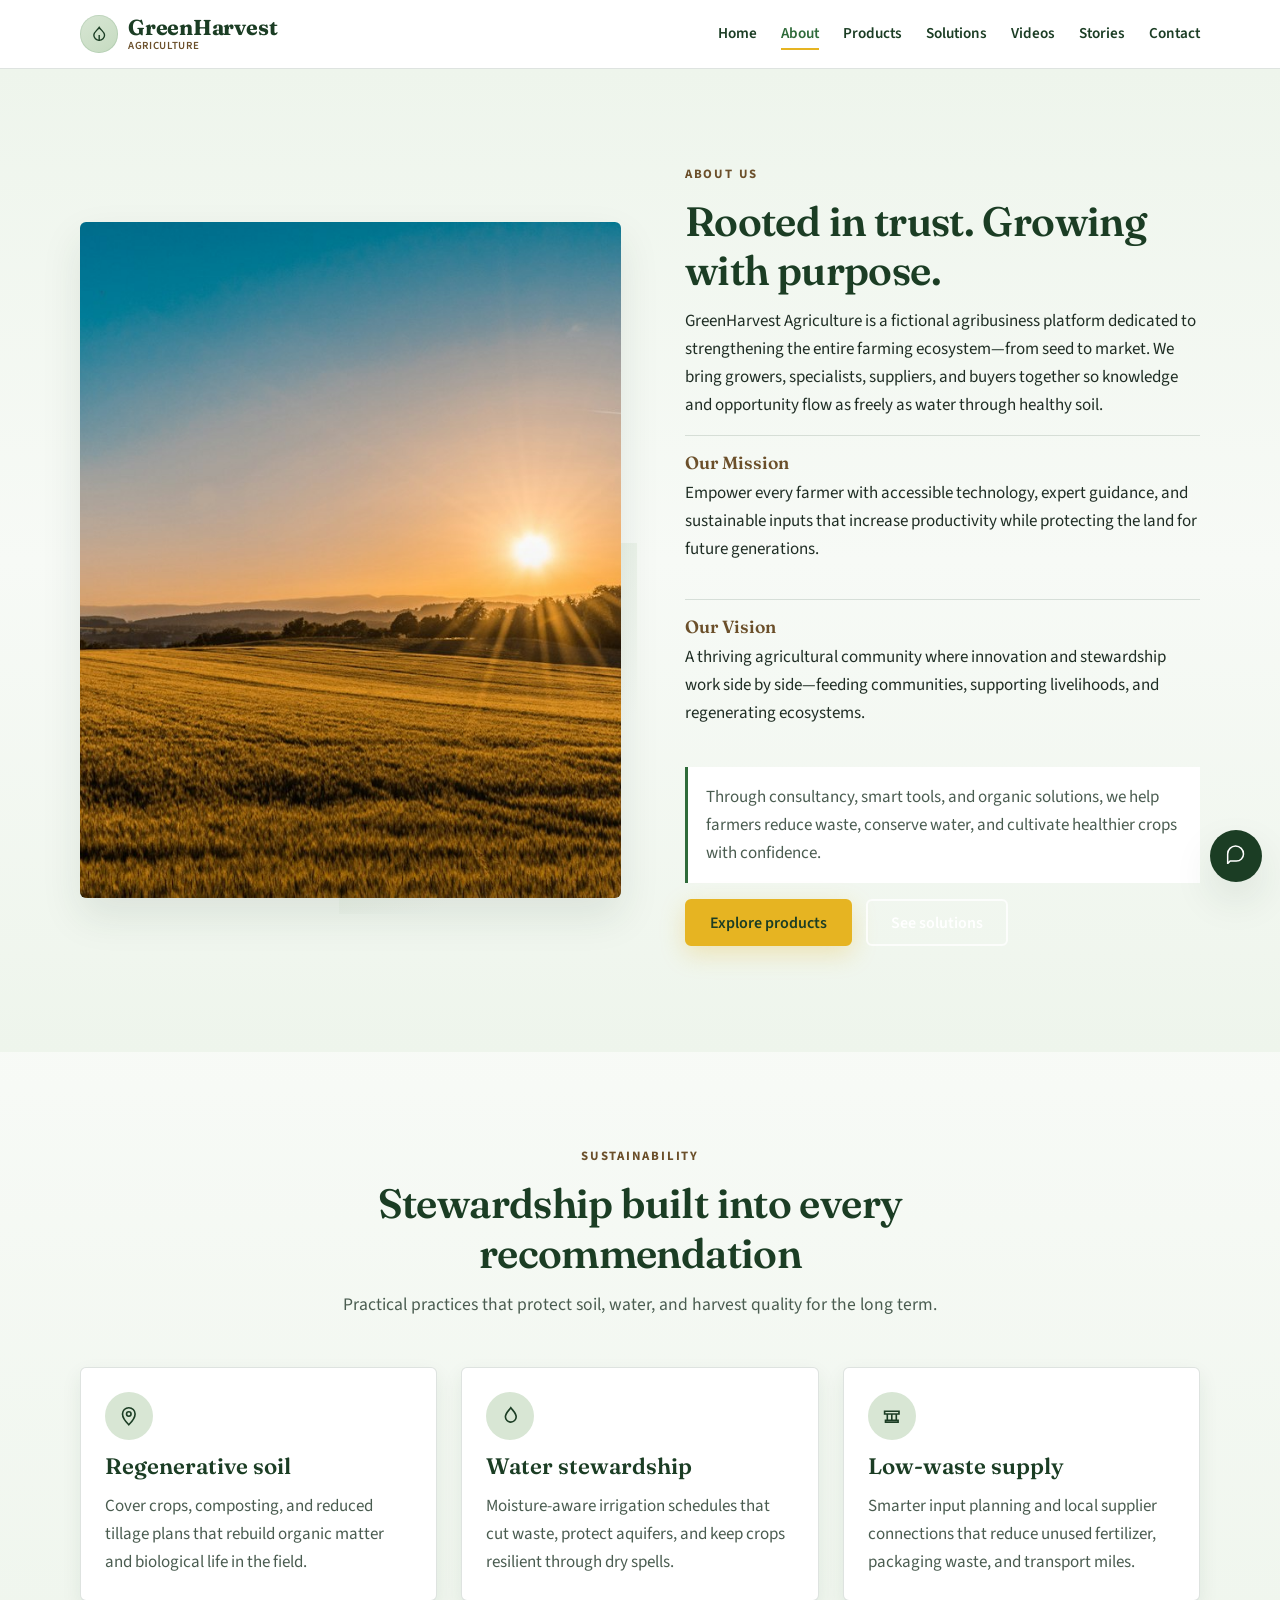
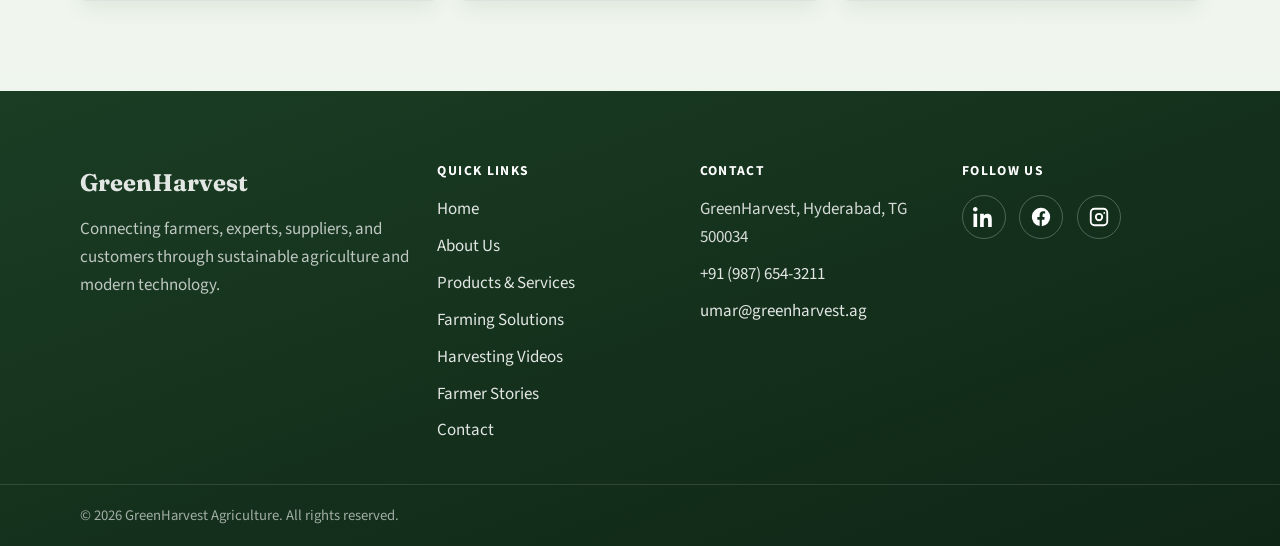
<file: about.html>
<!DOCTYPE html>
<html lang="en">
<head>
  <meta charset="UTF-8" />
  <meta name="viewport" content="width=device-width, initial-scale=1.0" />
  <meta name="description" content="Learn about GreenHarvest Agriculture mission, vision, and sustainability practices." />
  <title>About Us — GreenHarvest Agriculture</title>
  <link rel="preconnect" href="https://fonts.googleapis.com" />
  <link rel="preconnect" href="https://fonts.gstatic.com" crossorigin />
  <link href="https://fonts.googleapis.com/css2?family=Fraunces:opsz,wght@9..144,500;9..144,600;9..144,700&family=Source+Sans+3:wght@400;500;600;700&display=swap" rel="stylesheet" />
  <link rel="stylesheet" href="css/styles.css" />
</head>
<body>
  <a class="skip-link" href="#main">Skip to content</a>

  <header class="site-header" id="top">
    <nav class="nav" aria-label="Primary">
      <a class="nav__brand" href="index.html" aria-label="GreenHarvest home">
        <span class="icon-badge" aria-hidden="true">
          <svg viewBox="0 0 24 24" fill="none" stroke="currentColor" stroke-width="1.8"><path d="M12 3c-2.5 4-7 6.2-7 10a7 7 0 0 0 14 0c0-3.8-4.5-6-7-10z"/><path d="M12 13v8"/></svg>
        </span>
        <span class="nav__brand-text">
          <strong>GreenHarvest</strong>
          <small>Agriculture</small>
        </span>
      </a>
      <button class="nav__toggle" type="button" aria-expanded="false" aria-controls="nav-menu" aria-label="Open menu">
        <span class="nav__toggle-bar"></span>
        <span class="nav__toggle-bar"></span>
        <span class="nav__toggle-bar"></span>
      </button>
      <ul class="nav__menu" id="nav-menu">
        <li><a href="index.html" data-nav="home">Home</a></li>
        <li><a href="about.html" data-nav="about" class="is-active">About</a></li>
        <li><a href="products.html" data-nav="products">Products</a></li>
        <li><a href="solutions.html" data-nav="solutions">Solutions</a></li>
        <li><a href="videos.html" data-nav="videos">Videos</a></li>
        <li><a href="stories.html" data-nav="stories">Stories</a></li>
        <li><a href="contact.html" data-nav="contact">Contact</a></li>
      </ul>
    </nav>
  </header>

  <main id="main">
    <!-- About -->
    <section class="about section section--alt" id="about" aria-labelledby="about-heading">
      <div class="container about__grid">
        <div class="about__media reveal">
          <img
            src="images/about-rooted.jpg"
            alt="Sunrise over golden farmland—rooted in trust and growing with purpose"
            width="1200"
            height="900"
            loading="lazy"
          />
        </div>
        <div class="about__copy reveal">
          <p class="eyebrow">About Us</p>
          <h2 id="about-heading">Rooted in trust. Growing with purpose.</h2>
          <p>
            GreenHarvest Agriculture is a fictional agribusiness platform dedicated to strengthening the entire farming ecosystem—from seed to market. We bring growers, specialists, suppliers, and buyers together so knowledge and opportunity flow as freely as water through healthy soil.
          </p>
          <div class="about__mission">
            <h3>Our Mission</h3>
            <p>
              Empower every farmer with accessible technology, expert guidance, and sustainable inputs that increase productivity while protecting the land for future generations.
            </p>
          </div>
          <div class="about__mission">
            <h3>Our Vision</h3>
            <p>
              A thriving agricultural community where innovation and stewardship work side by side—feeding communities, supporting livelihoods, and regenerating ecosystems.
            </p>
          </div>
          <p class="about__impact">
            Through consultancy, smart tools, and organic solutions, we help farmers reduce waste, conserve water, and cultivate healthier crops with confidence.
          </p>
          <p>
            <a class="btn btn--primary" href="products.html">Explore products</a>
            <a class="btn btn--secondary" href="solutions.html" style="margin-left:0.65rem">See solutions</a>
          </p>
        </div>
      </div>
    </section>

    <!-- Sustainability -->
    <section class="sustain section" id="sustainability" aria-labelledby="sustain-heading">
      <div class="container">
        <header class="section__header section__header--center reveal">
          <p class="eyebrow">Sustainability</p>
          <h2 id="sustain-heading">Stewardship built into every recommendation</h2>
          <p class="section__lead">Practical practices that protect soil, water, and harvest quality for the long term.</p>
        </header>
        <div class="sustain__grid">
          <article class="sustain__card reveal">
            <a class="sustain__card-link" href="solutions.html#soil-health">
              <div class="icon-badge" aria-hidden="true">
                <svg viewBox="0 0 24 24" fill="none" stroke="currentColor" stroke-width="1.8"><path d="M12 22c4-4 7-7.5 7-12a7 7 0 1 0-14 0c0 4.5 3 8 7 12z"/><circle cx="12" cy="10" r="2.5"/></svg>
              </div>
              <h3>Regenerative soil</h3>
              <p>Cover crops, composting, and reduced tillage plans that rebuild organic matter and biological life in the field.</p>
            </a>
          </article>
          <article class="sustain__card reveal">
            <a class="sustain__card-link" href="solutions.html#water-management">
              <div class="icon-badge" aria-hidden="true">
                <svg viewBox="0 0 24 24" fill="none" stroke="currentColor" stroke-width="1.8"><path d="M12 3c-3 4-6 6.5-6 10a6 6 0 0 0 12 0c0-3.5-3-6-6-10z"/></svg>
              </div>
              <h3>Water stewardship</h3>
              <p>Moisture-aware irrigation schedules that cut waste, protect aquifers, and keep crops resilient through dry spells.</p>
            </a>
          </article>
          <article class="sustain__card reveal">
            <a class="sustain__card-link" href="products.html">
              <div class="icon-badge" aria-hidden="true">
                <svg viewBox="0 0 24 24" fill="none" stroke="currentColor" stroke-width="1.8"><path d="M4 7h16v3H4z"/><path d="M7 10v7"/><path d="M12 10v7"/><path d="M17 10v7"/><path d="M5 17h14v2H5z"/></svg>
              </div>
              <h3>Low-waste supply</h3>
              <p>Smarter input planning and local supplier connections that reduce unused fertilizer, packaging waste, and transport miles.</p>
            </a>
          </article>
        </div>
      </div>
    </section>
</main>

  <footer class="footer">
    <div class="container footer__grid">
      <div class="footer__brand">
        <a class="footer__logo" href="index.html">GreenHarvest</a>
        <p>
          Connecting farmers, experts, suppliers, and customers through sustainable agriculture and modern technology.
        </p>
      </div>
      <div class="footer__nav">
        <h3>Quick Links</h3>
        <ul>
          <li><a href="index.html">Home</a></li>
          <li><a href="about.html">About Us</a></li>
          <li><a href="products.html">Products &amp; Services</a></li>
          <li><a href="solutions.html">Farming Solutions</a></li>
          <li><a href="videos.html">Harvesting Videos</a></li>
          <li><a href="stories.html">Farmer Stories</a></li>
          <li><a href="contact.html">Contact</a></li>
        </ul>
      </div>
      <div class="footer__contact">
        <h3>Contact</h3>
        <ul>
          <li>GreenHarvest, Hyderabad, TG 500034</li>
          <li><a href="tel:+91-9876543211">+91 (987) 654-3211</a></li>
          <li><a href="mailto:umar@greenharvest.ag">umar@greenharvest.ag</a></li>
        </ul>
      </div>
      <div class="footer__social">
        <h3>Follow Us</h3>
        <ul class="social-links" aria-label="Social media">
          <li>
            <a href="https://www.linkedin.com/" target="_blank" rel="noopener noreferrer" aria-label="LinkedIn">
              <svg width="22" height="22" viewBox="0 0 24 24" fill="currentColor" aria-hidden="true"><path d="M4.98 3.5C4.98 4.88 3.86 6 2.5 6S0 4.88 0 3.5 1.12 1 2.5 1s2.48 1.12 2.48 2.5zM.5 8.5h4V23h-4V8.5zm7.5 0h3.84v1.98h.05c.53-1 1.84-2.05 3.79-2.05 4.05 0 4.8 2.67 4.8 6.14V23h-4v-6.6c0-1.57-.03-3.59-2.19-3.59-2.19 0-2.53 1.71-2.53 3.48V23h-4V8.5z"/></svg>
            </a>
          </li>
          <li>
            <a href="https://www.facebook.com/" target="_blank" rel="noopener noreferrer" aria-label="Facebook">
              <svg width="22" height="22" viewBox="0 0 24 24" fill="currentColor" aria-hidden="true"><path d="M22 12a10 10 0 1 0-11.5 9.9v-7H8v-3h2.5V9.5c0-2.5 1.5-3.9 3.8-3.9 1.1 0 2.2.2 2.2.2v2.4h-1.2c-1.2 0-1.6.8-1.6 1.5V12H16l-.4 3h-2.7v7A10 10 0 0 0 22 12z"/></svg>
            </a>
          </li>
          <li>
            <a href="https://www.instagram.com/" target="_blank" rel="noopener noreferrer" aria-label="Instagram">
              <svg width="22" height="22" viewBox="0 0 24 24" fill="currentColor" aria-hidden="true"><path d="M7 2h10a5 5 0 0 1 5 5v10a5 5 0 0 1-5 5H7a5 5 0 0 1-5-5V7a5 5 0 0 1 5-5zm0 2a3 3 0 0 0-3 3v10a3 3 0 0 0 3 3h10a3 3 0 0 0 3-3V7a3 3 0 0 0-3-3H7zm5 3.5A4.5 4.5 0 1 1 7.5 12 4.5 4.5 0 0 1 12 7.5zm0 2A2.5 2.5 0 1 0 14.5 12 2.5 2.5 0 0 0 12 9.5zM17.75 6.5a1 1 0 1 1-1 1 1 1 0 0 1 1-1z"/></svg>
            </a>
          </li>
        </ul>
      </div>
    </div>
    <div class="footer__bottom">
      <div class="container">
        <p>&copy; <span id="year"></span> GreenHarvest Agriculture. All rights reserved.</p>
      </div>
    </div>
  </footer>

  <script src="js/main.js"></script>
  <script src="js/chatbot.js"></script>
</body>
</html>
</file>
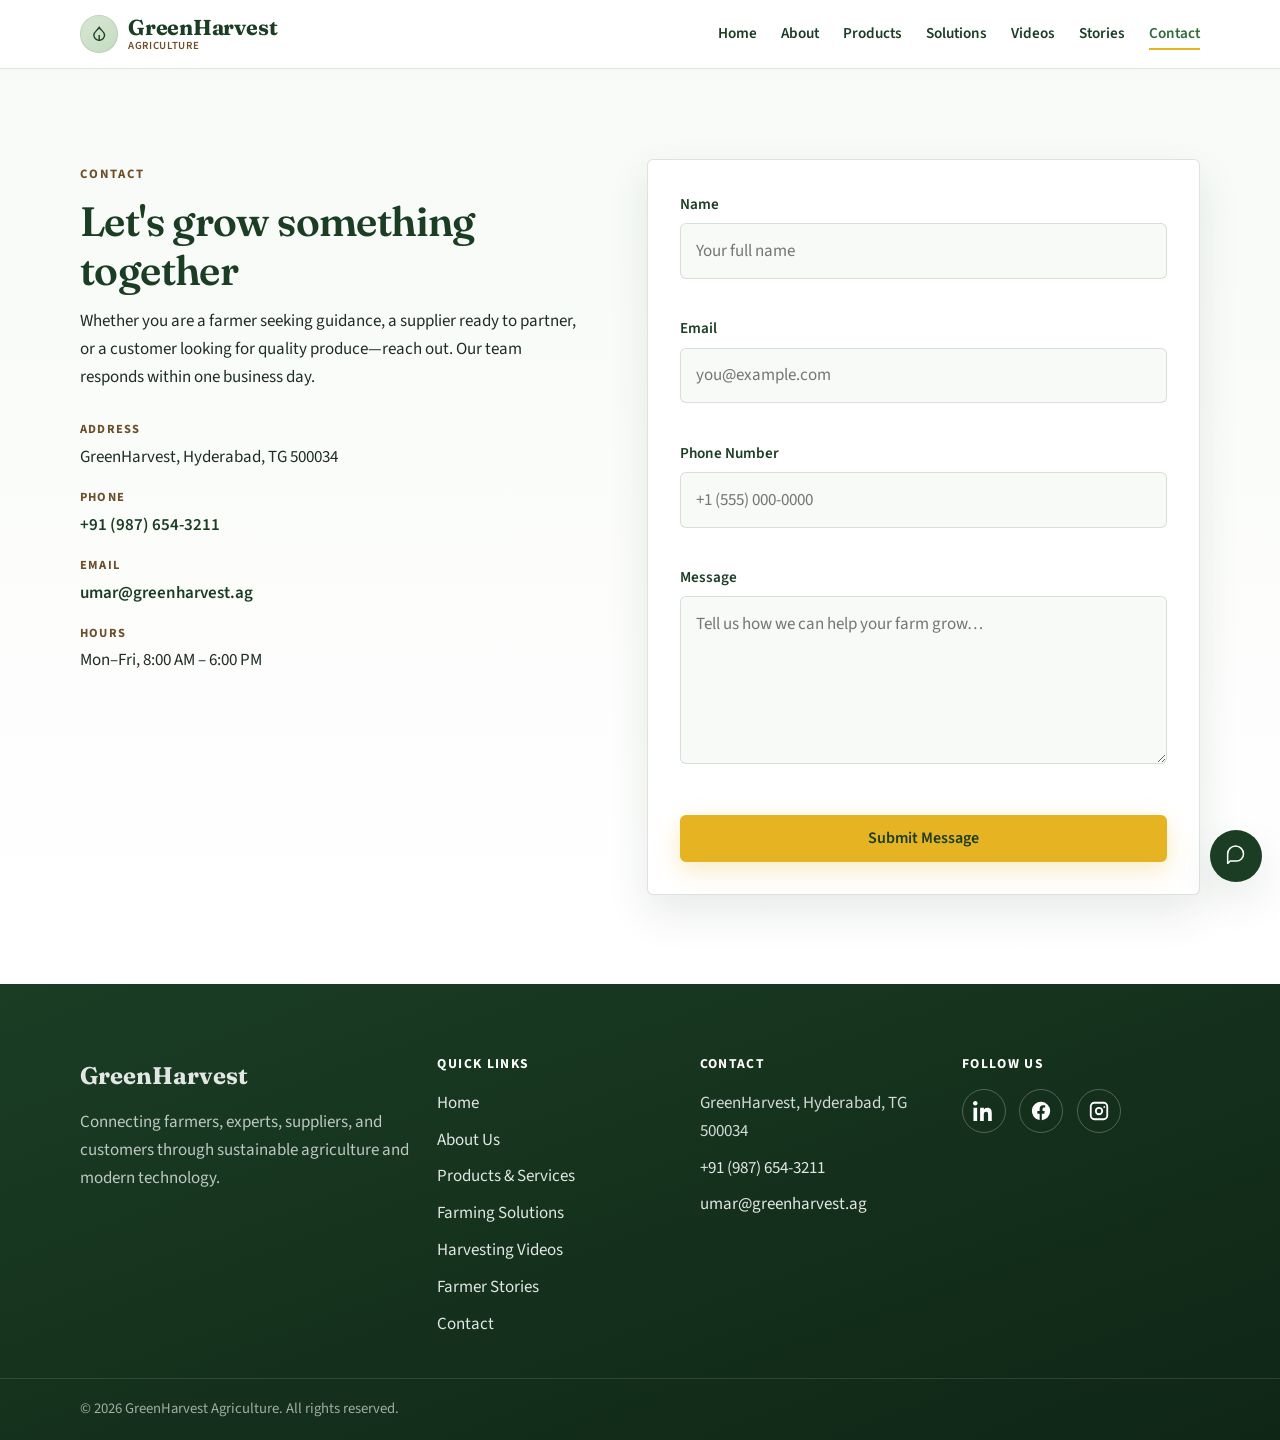
<file: contact.html>
<!DOCTYPE html>
<html lang="en">
<head>
  <meta charset="UTF-8" />
  <meta name="viewport" content="width=device-width, initial-scale=1.0" />
  <meta name="description" content="Contact GreenHarvest Agriculture in Hyderabad for farming guidance and partnerships." />
  <title>Contact — GreenHarvest Agriculture</title>
  <link rel="preconnect" href="https://fonts.googleapis.com" />
  <link rel="preconnect" href="https://fonts.gstatic.com" crossorigin />
  <link href="https://fonts.googleapis.com/css2?family=Fraunces:opsz,wght@9..144,500;9..144,600;9..144,700&family=Source+Sans+3:wght@400;500;600;700&display=swap" rel="stylesheet" />
  <link rel="stylesheet" href="css/styles.css" />
</head>
<body>
  <a class="skip-link" href="#main">Skip to content</a>

  <header class="site-header" id="top">
    <nav class="nav" aria-label="Primary">
      <a class="nav__brand" href="index.html" aria-label="GreenHarvest home">
        <span class="icon-badge" aria-hidden="true">
          <svg viewBox="0 0 24 24" fill="none" stroke="currentColor" stroke-width="1.8"><path d="M12 3c-2.5 4-7 6.2-7 10a7 7 0 0 0 14 0c0-3.8-4.5-6-7-10z"/><path d="M12 13v8"/></svg>
        </span>
        <span class="nav__brand-text">
          <strong>GreenHarvest</strong>
          <small>Agriculture</small>
        </span>
      </a>
      <button class="nav__toggle" type="button" aria-expanded="false" aria-controls="nav-menu" aria-label="Open menu">
        <span class="nav__toggle-bar"></span>
        <span class="nav__toggle-bar"></span>
        <span class="nav__toggle-bar"></span>
      </button>
      <ul class="nav__menu" id="nav-menu">
        <li><a href="index.html" data-nav="home">Home</a></li>
        <li><a href="about.html" data-nav="about">About</a></li>
        <li><a href="products.html" data-nav="products">Products</a></li>
        <li><a href="solutions.html" data-nav="solutions">Solutions</a></li>
        <li><a href="videos.html" data-nav="videos">Videos</a></li>
        <li><a href="stories.html" data-nav="stories">Stories</a></li>
        <li><a href="contact.html" data-nav="contact" class="is-active">Contact</a></li>
      </ul>
    </nav>
  </header>

  <main id="main">
    <!-- Contact -->
    <section class="contact section" id="contact" aria-labelledby="contact-heading">
      <div class="container contact__grid">
        <div class="contact__info reveal">
          <p class="eyebrow">Contact</p>
          <h2 id="contact-heading">Let's grow something together</h2>
          <p>
            Whether you are a farmer seeking guidance, a supplier ready to partner, or a customer looking for quality produce—reach out. Our team responds within one business day.
          </p>
          <ul class="contact__details">
            <li>
              <span class="contact__label">Address</span>
              <span>GreenHarvest, Hyderabad, TG 500034</span>
            </li>
            <li>
              <span class="contact__label">Phone</span>
              <a href="tel:+91-9876543211">+91 (987) 654-3211</a>
            </li>
            <li>
              <span class="contact__label">Email</span>
              <a href="mailto:umar@greenharvest.ag">umar@greenharvest.ag</a>
            </li>
            <li>
              <span class="contact__label">Hours</span>
              <span>Mon–Fri, 8:00 AM – 6:00 PM</span>
            </li>
          </ul>
        </div>

        <form class="contact__form reveal" id="contact-form" novalidate>
          <div class="form__field">
            <label for="name">Name</label>
            <input type="text" id="name" name="name" autocomplete="name" required placeholder="Your full name" />
            <span class="form__error" data-error-for="name"></span>
          </div>
          <div class="form__field">
            <label for="email">Email</label>
            <input type="email" id="email" name="email" autocomplete="email" required placeholder="you@example.com" />
            <span class="form__error" data-error-for="email"></span>
          </div>
          <div class="form__field">
            <label for="phone">Phone Number</label>
            <input type="tel" id="phone" name="phone" autocomplete="tel" required placeholder="+1 (555) 000-0000" />
            <span class="form__error" data-error-for="phone"></span>
          </div>
          <div class="form__field">
            <label for="message">Message</label>
            <textarea id="message" name="message" rows="5" required placeholder="Tell us how we can help your farm grow…"></textarea>
            <span class="form__error" data-error-for="message"></span>
          </div>
          <button class="btn btn--primary" type="submit">Submit Message</button>
          <p class="form__success" id="form-success" hidden tabindex="-1" role="status">
            Thank you! Your message has been received. We'll be in touch soon.
          </p>
        </form>
      </div>
    </section>
</main>

  <footer class="footer">
    <div class="container footer__grid">
      <div class="footer__brand">
        <a class="footer__logo" href="index.html">GreenHarvest</a>
        <p>
          Connecting farmers, experts, suppliers, and customers through sustainable agriculture and modern technology.
        </p>
      </div>
      <div class="footer__nav">
        <h3>Quick Links</h3>
        <ul>
          <li><a href="index.html">Home</a></li>
          <li><a href="about.html">About Us</a></li>
          <li><a href="products.html">Products &amp; Services</a></li>
          <li><a href="solutions.html">Farming Solutions</a></li>
          <li><a href="videos.html">Harvesting Videos</a></li>
          <li><a href="stories.html">Farmer Stories</a></li>
          <li><a href="contact.html">Contact</a></li>
        </ul>
      </div>
      <div class="footer__contact">
        <h3>Contact</h3>
        <ul>
          <li>GreenHarvest, Hyderabad, TG 500034</li>
          <li><a href="tel:+91-9876543211">+91 (987) 654-3211</a></li>
          <li><a href="mailto:umar@greenharvest.ag">umar@greenharvest.ag</a></li>
        </ul>
      </div>
      <div class="footer__social">
        <h3>Follow Us</h3>
        <ul class="social-links" aria-label="Social media">
          <li>
            <a href="https://www.linkedin.com/" target="_blank" rel="noopener noreferrer" aria-label="LinkedIn">
              <svg width="22" height="22" viewBox="0 0 24 24" fill="currentColor" aria-hidden="true"><path d="M4.98 3.5C4.98 4.88 3.86 6 2.5 6S0 4.88 0 3.5 1.12 1 2.5 1s2.48 1.12 2.48 2.5zM.5 8.5h4V23h-4V8.5zm7.5 0h3.84v1.98h.05c.53-1 1.84-2.05 3.79-2.05 4.05 0 4.8 2.67 4.8 6.14V23h-4v-6.6c0-1.57-.03-3.59-2.19-3.59-2.19 0-2.53 1.71-2.53 3.48V23h-4V8.5z"/></svg>
            </a>
          </li>
          <li>
            <a href="https://www.facebook.com/" target="_blank" rel="noopener noreferrer" aria-label="Facebook">
              <svg width="22" height="22" viewBox="0 0 24 24" fill="currentColor" aria-hidden="true"><path d="M22 12a10 10 0 1 0-11.5 9.9v-7H8v-3h2.5V9.5c0-2.5 1.5-3.9 3.8-3.9 1.1 0 2.2.2 2.2.2v2.4h-1.2c-1.2 0-1.6.8-1.6 1.5V12H16l-.4 3h-2.7v7A10 10 0 0 0 22 12z"/></svg>
            </a>
          </li>
          <li>
            <a href="https://www.instagram.com/" target="_blank" rel="noopener noreferrer" aria-label="Instagram">
              <svg width="22" height="22" viewBox="0 0 24 24" fill="currentColor" aria-hidden="true"><path d="M7 2h10a5 5 0 0 1 5 5v10a5 5 0 0 1-5 5H7a5 5 0 0 1-5-5V7a5 5 0 0 1 5-5zm0 2a3 3 0 0 0-3 3v10a3 3 0 0 0 3 3h10a3 3 0 0 0 3-3V7a3 3 0 0 0-3-3H7zm5 3.5A4.5 4.5 0 1 1 7.5 12 4.5 4.5 0 0 1 12 7.5zm0 2A2.5 2.5 0 1 0 14.5 12 2.5 2.5 0 0 0 12 9.5zM17.75 6.5a1 1 0 1 1-1 1 1 1 0 0 1 1-1z"/></svg>
            </a>
          </li>
        </ul>
      </div>
    </div>
    <div class="footer__bottom">
      <div class="container">
        <p>&copy; <span id="year"></span> GreenHarvest Agriculture. All rights reserved.</p>
      </div>
    </div>
  </footer>

  <script src="js/main.js"></script>
  <script src="js/chatbot.js"></script>
</body>
</html>
</file>
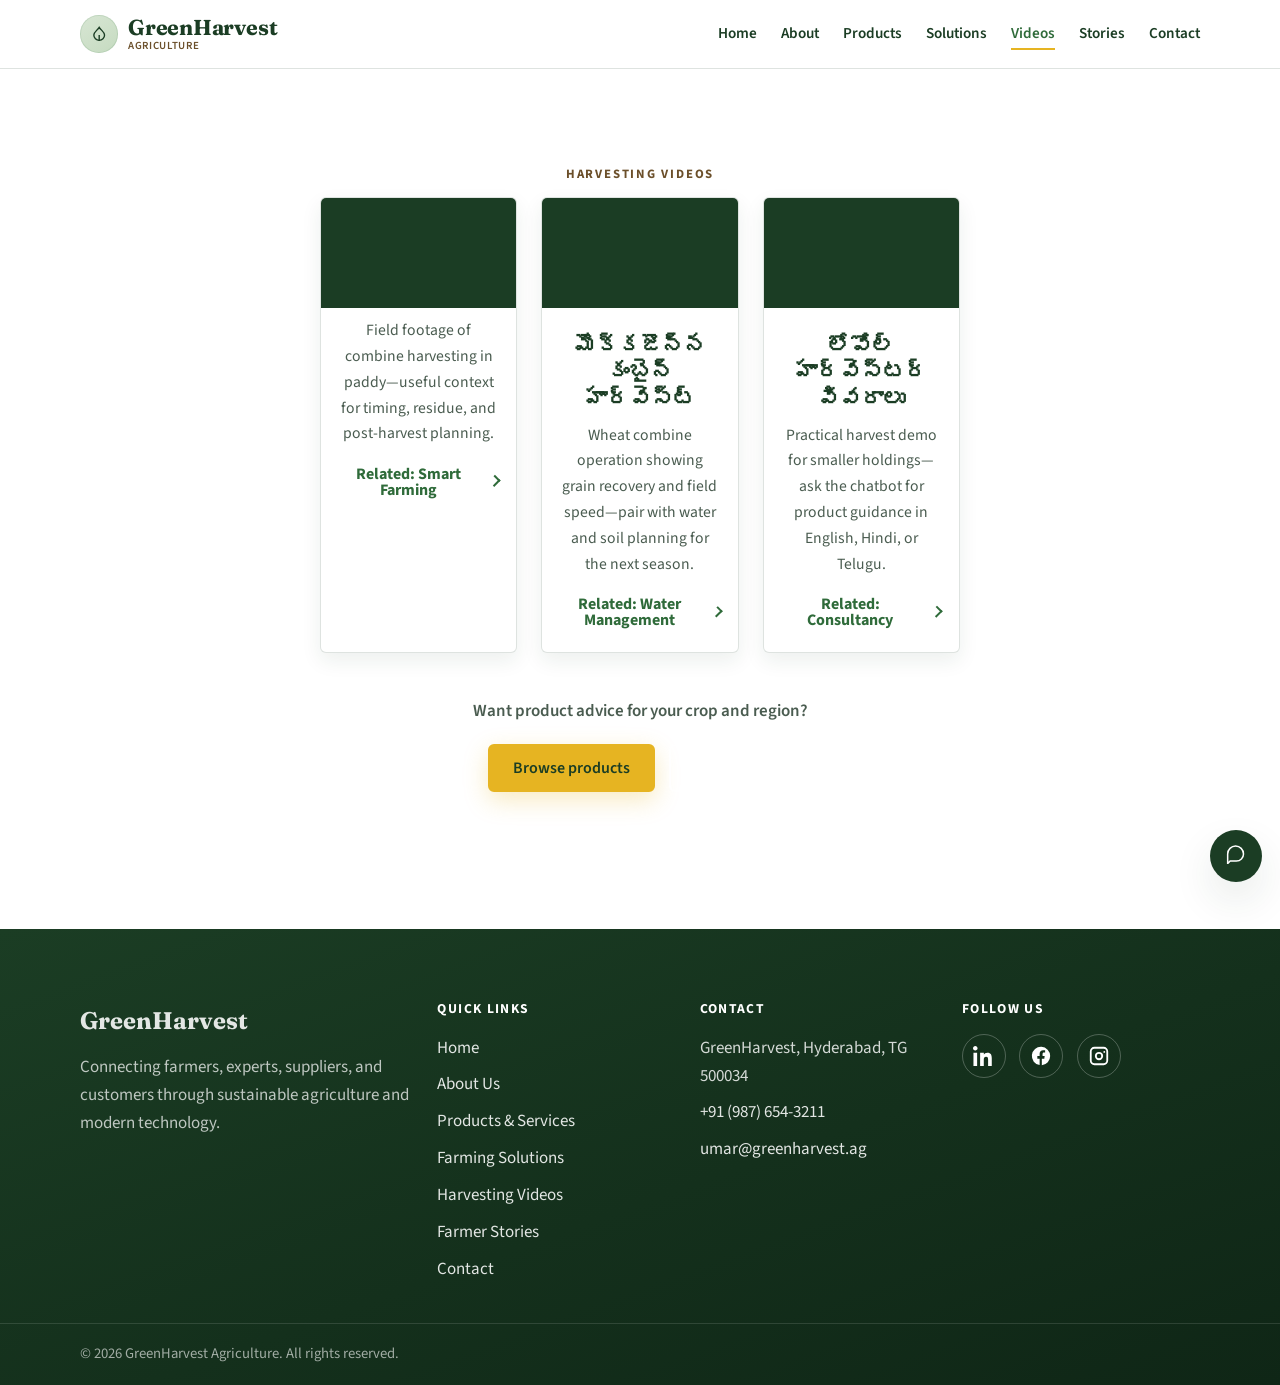
<file: videos.html>
<!DOCTYPE html>
<html lang="en">
<head>
  <meta charset="UTF-8" />
  <meta name="viewport" content="width=device-width, initial-scale=1.0" />
  <meta name="description" content="Watch GreenHarvest harvesting and field videos—combine harvesting, paddy harvest, and modern farm practices." />
  <title>Harvesting Videos — GreenHarvest Agriculture</title>
  <link rel="preconnect" href="https://fonts.googleapis.com" />
  <link rel="preconnect" href="https://fonts.gstatic.com" crossorigin />
  <link href="https://fonts.googleapis.com/css2?family=Fraunces:opsz,wght@9..144,500;9..144,600;9..144,700&family=Source+Sans+3:wght@400;500;600;700&display=swap" rel="stylesheet" />
  <link rel="stylesheet" href="css/styles.css" />
</head>
<body>
  <a class="skip-link" href="#main">Skip to content</a>

  <header class="site-header" id="top">
    <nav class="nav" aria-label="Primary">
      <a class="nav__brand" href="index.html" aria-label="GreenHarvest home">
        <span class="icon-badge" aria-hidden="true">
          <svg viewBox="0 0 24 24" fill="none" stroke="currentColor" stroke-width="1.8"><path d="M12 3c-2.5 4-7 6.2-7 10a7 7 0 0 0 14 0c0-3.8-4.5-6-7-10z"/><path d="M12 13v8"/></svg>
        </span>
        <span class="nav__brand-text">
          <strong>GreenHarvest</strong>
          <small>Agriculture</small>
        </span>
      </a>
      <button class="nav__toggle" type="button" aria-expanded="false" aria-controls="nav-menu" aria-label="Open menu">
        <span class="nav__toggle-bar"></span>
        <span class="nav__toggle-bar"></span>
        <span class="nav__toggle-bar"></span>
      </button>
      <ul class="nav__menu" id="nav-menu">
        <li><a href="index.html" data-nav="home">Home</a></li>
        <li><a href="about.html" data-nav="about">About</a></li>
        <li><a href="products.html" data-nav="products">Products</a></li>
        <li><a href="solutions.html" data-nav="solutions">Solutions</a></li>
        <li><a href="videos.html" data-nav="videos" class="is-active">Videos</a></li>
        <li><a href="stories.html" data-nav="stories">Stories</a></li>
        <li><a href="contact.html" data-nav="contact">Contact</a></li>
      </ul>
    </nav>
  </header>

  <main id="main">
    <section class="videos section" id="videos" aria-labelledby="videos-heading">
      <div class="container">
        <header class="section__header section__header--center reveal">
          <p class="eyebrow">Harvesting Videos</p>
      
        <div class="videos__grid">
          <article class="video-card reveal">
            <div class="video-card__frame">
              <iframe
                src="https://www.youtube.com/embed/nHlUe57xRZo"
                title="ACE Ultra Plus track harvester review in Telugu"
                allow="accelerometer; autoplay; clipboard-write; encrypted-media; gyroscope; picture-in-picture; web-share"
                allowfullscreen
                loading="lazy"
              ></iframe>
            </div>
            <p>Field footage of combine harvesting in paddy—useful context for timing, residue, and post-harvest planning.</p>
            <a class="btn btn--text" href="solutions.html#smart-farming">Related: Smart Farming</a>
          </article>

          <article class="video-card reveal">
            <div class="video-card__frame">
              <iframe
                src="https://www.youtube.com/embed/RLNoYN9j5pU"
                title="Preet maize/corn combine harvester demo in Telugu"
                allow="accelerometer; autoplay; clipboard-write; encrypted-media; gyroscope; picture-in-picture; web-share"
                allowfullscreen
                loading="lazy"
              ></iframe>
            </div>
            <h3>మొక్కజొన్న కంబైన్ హార్వెస్ట్</h3>
            <p>Wheat combine operation showing grain recovery and field speed—pair with water and soil planning for the next season.</p>
            <a class="btn btn--text" href="solutions.html#water-management">Related: Water Management</a>
          </article>

          <article class="video-card reveal">
            <div class="video-card__frame">
              <iframe
                src="https://www.youtube.com/embed/BwyHtmcBbAk"
                title="Lovol harvester features explained in Telugu"
                allow="accelerometer; autoplay; clipboard-write; encrypted-media; gyroscope; picture-in-picture; web-share"
                allowfullscreen
                loading="lazy"
              ></iframe>
            </div>
            <h3>లోవోల్ హార్వెస్టర్ వివరాలు</h3>
            <p>Practical harvest demo for smaller holdings—ask the chatbot for product guidance in English, Hindi, or Telugu.</p>
            <a class="btn btn--text" href="products.html#consultancy">Related: Consultancy</a>
          </article>
        </div>

        <div class="videos__cta reveal">
          <p>Want product advice for your crop and region?</p>
          <a class="btn btn--primary" href="products.html">Browse products</a>
          <a class="btn btn--secondary" href="contact.html">Contact us</a>
        </div>
      </div>
    </section>
  </main>

  <footer class="footer">
    <div class="container footer__grid">
      <div class="footer__brand">
        <a class="footer__logo" href="index.html">GreenHarvest</a>
        <p>
          Connecting farmers, experts, suppliers, and customers through sustainable agriculture and modern technology.
        </p>
      </div>
      <div class="footer__nav">
        <h3>Quick Links</h3>
        <ul>
          <li><a href="index.html">Home</a></li>
          <li><a href="about.html">About Us</a></li>
          <li><a href="products.html">Products &amp; Services</a></li>
          <li><a href="solutions.html">Farming Solutions</a></li>
          <li><a href="videos.html">Harvesting Videos</a></li>
          <li><a href="stories.html">Farmer Stories</a></li>
          <li><a href="contact.html">Contact</a></li>
        </ul>
      </div>
      <div class="footer__contact">
        <h3>Contact</h3>
        <ul>
          <li>GreenHarvest, Hyderabad, TG 500034</li>
          <li><a href="tel:+91-9876543211">+91 (987) 654-3211</a></li>
          <li><a href="mailto:umar@greenharvest.ag">umar@greenharvest.ag</a></li>
        </ul>
      </div>
      <div class="footer__social">
        <h3>Follow Us</h3>
        <ul class="social-links" aria-label="Social media">
          <li>
            <a href="https://www.linkedin.com/" target="_blank" rel="noopener noreferrer" aria-label="LinkedIn">
              <svg width="22" height="22" viewBox="0 0 24 24" fill="currentColor" aria-hidden="true"><path d="M4.98 3.5C4.98 4.88 3.86 6 2.5 6S0 4.88 0 3.5 1.12 1 2.5 1s2.48 1.12 2.48 2.5zM.5 8.5h4V23h-4V8.5zm7.5 0h3.84v1.98h.05c.53-1 1.84-2.05 3.79-2.05 4.05 0 4.8 2.67 4.8 6.14V23h-4v-6.6c0-1.57-.03-3.59-2.19-3.59-2.19 0-2.53 1.71-2.53 3.48V23h-4V8.5z"/></svg>
            </a>
          </li>
          <li>
            <a href="https://www.facebook.com/" target="_blank" rel="noopener noreferrer" aria-label="Facebook">
              <svg width="22" height="22" viewBox="0 0 24 24" fill="currentColor" aria-hidden="true"><path d="M22 12a10 10 0 1 0-11.5 9.9v-7H8v-3h2.5V9.5c0-2.5 1.5-3.9 3.8-3.9 1.1 0 2.2.2 2.2.2v2.4h-1.2c-1.2 0-1.6.8-1.6 1.5V12H16l-.4 3h-2.7v7A10 10 0 0 0 22 12z"/></svg>
            </a>
          </li>
          <li>
            <a href="https://www.instagram.com/" target="_blank" rel="noopener noreferrer" aria-label="Instagram">
              <svg width="22" height="22" viewBox="0 0 24 24" fill="currentColor" aria-hidden="true"><path d="M7 2h10a5 5 0 0 1 5 5v10a5 5 0 0 1-5 5H7a5 5 0 0 1-5-5V7a5 5 0 0 1 5-5zm0 2a3 3 0 0 0-3 3v10a3 3 0 0 0 3 3h10a3 3 0 0 0 3-3V7a3 3 0 0 0-3-3H7zm5 3.5A4.5 4.5 0 1 1 7.5 12 4.5 4.5 0 0 1 12 7.5zm0 2A2.5 2.5 0 1 0 14.5 12 2.5 2.5 0 0 0 12 9.5zM17.75 6.5a1 1 0 1 1-1 1 1 1 0 0 1 1-1z"/></svg>
            </a>
          </li>
        </ul>
      </div>
    </div>
    <div class="footer__bottom">
      <div class="container">
        <p>&copy; <span id="year"></span> GreenHarvest Agriculture. All rights reserved.</p>
      </div>
    </div>
  </footer>

  <script src="js/main.js"></script>
  <script src="js/chatbot.js"></script>
</body>
</html>
</file>
<file: css/styles.css>
/* =========================================================
   GreenHarvest Agriculture — Brand & Layout Styles
   Color psychology:
   - Green #2F6B3A — growth, nature, sustainability, trust (primary)
   - Dark green #1B3D24 — reliability, professionalism (nav/headings)
   - Earth brown #6B4F2A — soil, stability (secondary / eyebrows)
   - Yellow #E6B422 — optimism, energy, sunlight (CTAs / accents)
   - White / soft sage — cleanliness, clarity (backgrounds)
   ========================================================= */

:root {
  --green: #2f6b3a;
  --green-dark: #1b3d24;
  --green-mid: #3d8a4a;
  --sage: #d8e6d4;
  --sage-soft: #eef5ec;
  --earth: #6b4f2a;
  --earth-soft: #8a6a3d;
  --sun: #e6b422;
  --sun-deep: #c99712;
  --white: #ffffff;
  --off-white: #f7faf6;
  --text: #1f2d24;
  --text-muted: #4a5c50;
  --border: rgba(27, 61, 36, 0.14);
  --shadow: 0 18px 40px rgba(27, 61, 36, 0.1);
  --shadow-sm: 0 8px 20px rgba(27, 61, 36, 0.08);
  --radius: 6px;
  --space-1: 0.5rem;
  --space-2: 1rem;
  --space-3: 1.5rem;
  --space-4: 2rem;
  --space-5: 3rem;
  --font-display: "Fraunces", Georgia, "Times New Roman", serif;
  --font-body: "Source Sans 3", "Segoe UI", sans-serif;
  --container: 1120px;
  --header-h: 4.25rem;
  --ease: cubic-bezier(0.22, 1, 0.36, 1);
  --touch: 44px;
}

*,
*::before,
*::after {
  box-sizing: border-box;
}

html {
  scroll-behavior: smooth;
  scroll-padding-top: var(--header-h);
}

body {
  margin: 0;
  font-family: var(--font-body);
  font-size: 1.0625rem;
  line-height: 1.65;
  color: var(--text);
  background: var(--white);
  -webkit-font-smoothing: antialiased;
}

img {
  max-width: 100%;
  height: auto;
  display: block;
}

a {
  color: var(--green);
  text-decoration: none;
  transition: color 0.2s var(--ease);
}

a:hover {
  color: var(--green-dark);
}

a:focus-visible,
button:focus-visible,
input:focus-visible,
textarea:focus-visible {
  outline: 2px solid var(--sun);
  outline-offset: 3px;
}

h1,
h2,
h3 {
  font-family: var(--font-display);
  color: var(--green-dark);
  line-height: 1.2;
  font-weight: 600;
  margin: 0 0 0.75rem;
}

h1 {
  font-size: clamp(2.15rem, 5vw, 3.75rem);
  letter-spacing: -0.02em;
}

h2 {
  font-size: clamp(1.75rem, 3.2vw, 2.6rem);
  letter-spacing: -0.015em;
}

h3 {
  font-size: clamp(1.15rem, 2vw, 1.4rem);
}

p {
  margin: 0 0 1rem;
}

ul {
  margin: 0;
  padding: 0;
  list-style: none;
}

.visually-hidden {
  position: absolute;
  width: 1px;
  height: 1px;
  padding: 0;
  margin: -1px;
  overflow: hidden;
  clip: rect(0, 0, 0, 0);
  white-space: nowrap;
  border: 0;
}

.skip-link {
  position: absolute;
  left: 1rem;
  top: -100px;
  background: var(--green-dark);
  color: var(--white);
  padding: 0.6rem 1rem;
  z-index: 1000;
  border-radius: var(--radius);
}

.skip-link:focus {
  top: 1rem;
  color: var(--white);
}

.container {
  width: min(100% - 2.5rem, var(--container));
  margin-inline: auto;
}

.section {
  padding: clamp(3.5rem, 7vw, 6rem) 0;
}

.page-hero {
  padding: clamp(2.5rem, 5vw, 3.75rem) 0 0.5rem;
  background:
    linear-gradient(180deg, var(--sage-soft) 0%, transparent 100%);
  border-bottom: 1px solid var(--border);
}

.page-hero__inner h1 {
  margin-bottom: 0.65rem;
  max-width: 18ch;
}

.page-hero__lead {
  color: var(--text-muted);
  max-width: 40rem;
  margin-bottom: 0;
}

.section--alt {
  background:
    linear-gradient(180deg, var(--sage-soft) 0%, var(--off-white) 50%, var(--sage-soft) 100%);
}

.section__header {
  max-width: 40rem;
  margin-bottom: clamp(2rem, 4vw, 3rem);
}

.section__header--center {
  margin-inline: auto;
  text-align: center;
}

.section__lead {
  color: var(--text-muted);
  font-size: 1.1rem;
  margin-bottom: 0;
}

.eyebrow {
  display: inline-block;
  font-family: var(--font-body);
  font-size: 0.8rem;
  font-weight: 700;
  letter-spacing: 0.14em;
  text-transform: uppercase;
  color: var(--earth);
  margin: 0 0 0.75rem;
}

.icon-badge {
  width: 3rem;
  height: 3rem;
  display: inline-flex;
  align-items: center;
  justify-content: center;
  border-radius: 50%;
  background: var(--sage);
  color: var(--green-dark);
  margin-bottom: 0.85rem;
}

.icon-badge svg {
  width: 1.35rem;
  height: 1.35rem;
}

/* ---------- Buttons ---------- */

.btn {
  display: inline-flex;
  align-items: center;
  justify-content: center;
  gap: 0.4rem;
  min-height: var(--touch);
  font-family: var(--font-body);
  font-size: 1rem;
  font-weight: 600;
  line-height: 1;
  padding: 0.85rem 1.45rem;
  border-radius: var(--radius);
  border: 2px solid transparent;
  cursor: pointer;
  text-decoration: none;
  transition:
    background 0.25s var(--ease),
    color 0.25s var(--ease),
    border-color 0.25s var(--ease),
    transform 0.25s var(--ease),
    box-shadow 0.25s var(--ease);
}

.btn--sm {
  min-height: 2.5rem;
  padding: 0.65rem 1.1rem;
  font-size: 0.95rem;
}

.btn--primary {
  background: var(--sun);
  color: var(--green-dark);
  border-color: var(--sun);
  box-shadow: 0 8px 24px rgba(230, 180, 34, 0.28);
}

.btn--primary:hover {
  background: var(--sun-deep);
  border-color: var(--sun-deep);
  color: var(--green-dark);
  transform: translateY(-2px);
}

.btn--secondary {
  background: transparent;
  color: var(--white);
  border-color: rgba(255, 255, 255, 0.8);
}

.btn--secondary:hover {
  background: rgba(255, 255, 255, 0.14);
  color: var(--white);
  border-color: var(--white);
  transform: translateY(-2px);
}

.btn--text {
  background: transparent;
  color: var(--green);
  border: none;
  padding: 0.35rem 0;
  min-height: auto;
  font-weight: 700;
  box-shadow: none;
}

.btn--text::after {
  content: "";
  display: inline-block;
  width: 0.55rem;
  height: 0.55rem;
  margin-left: 0.45rem;
  border-right: 2px solid currentColor;
  border-top: 2px solid currentColor;
  transform: rotate(45deg) translateY(-1px);
  transition: transform 0.25s var(--ease);
}

.btn--text:hover {
  color: var(--earth);
}

.btn--text:hover::after {
  transform: rotate(45deg) translate(2px, -3px);
}

/* ---------- Header / Nav ---------- */

.site-header {
  position: sticky;
  top: 0;
  z-index: 100;
  background: rgba(255, 255, 255, 0.94);
  backdrop-filter: blur(12px);
  border-bottom: 1px solid var(--border);
}

.nav {
  position: relative;
  width: min(100% - 2.5rem, var(--container));
  margin-inline: auto;
  min-height: var(--header-h);
  display: flex;
  align-items: center;
  justify-content: space-between;
  gap: 1rem;
}

.nav__brand {
  display: inline-flex;
  align-items: center;
  gap: 0.65rem;
  font-family: var(--font-display);
  font-size: 1.35rem;
  font-weight: 700;
  color: var(--green-dark);
  letter-spacing: -0.01em;
}

.nav__brand .icon-badge {
  width: 2.35rem;
  height: 2.35rem;
  margin-bottom: 0;
  flex-shrink: 0;
  background: linear-gradient(145deg, var(--sage) 0%, #c5dbc0 100%);
  box-shadow: inset 0 0 0 1px rgba(47, 107, 58, 0.12);
}

.nav__brand .icon-badge svg {
  width: 1.15rem;
  height: 1.15rem;
}

.nav__brand-text {
  display: flex;
  flex-direction: column;
  line-height: 1.05;
}

.nav__brand-text strong {
  font-weight: 700;
}

.nav__brand-text small {
  font-family: var(--font-body);
  font-size: 0.68rem;
  font-weight: 600;
  letter-spacing: 0.06em;
  text-transform: uppercase;
  color: var(--earth);
}

.nav__brand:hover {
  color: var(--green);
}

.nav__brand:hover .icon-badge {
  background: var(--sun);
  color: var(--green-dark);
}

.nav__menu {
  display: flex;
  align-items: center;
  gap: 0.25rem 1.5rem;
}

.nav__menu a {
  color: var(--green-dark);
  font-weight: 600;
  font-size: 0.95rem;
  padding: 0.45rem 0;
  position: relative;
  min-height: var(--touch);
  display: inline-flex;
  align-items: center;
}

.nav__menu a::after {
  content: "";
  position: absolute;
  left: 0;
  bottom: 0.35rem;
  width: 100%;
  height: 2px;
  background: var(--sun);
  transform: scaleX(0);
  transform-origin: left;
  transition: transform 0.25s var(--ease);
}

.nav__menu a:hover,
.nav__menu a:focus-visible,
.nav__menu a.is-active {
  color: var(--green);
}

.nav__menu a:hover::after,
.nav__menu a:focus-visible::after,
.nav__menu a.is-active::after {
  transform: scaleX(1);
}

.nav__toggle {
  display: none;
  width: var(--touch);
  height: var(--touch);
  padding: 0;
  border: none;
  background: transparent;
  cursor: pointer;
  flex-direction: column;
  justify-content: center;
  align-items: center;
  gap: 5px;
}

.nav__toggle-bar {
  display: block;
  width: 1.35rem;
  height: 2px;
  background: var(--green-dark);
  transition: transform 0.25s var(--ease), opacity 0.2s ease;
}

.nav.is-open .nav__toggle-bar:nth-child(1) {
  transform: translateY(7px) rotate(45deg);
}

.nav.is-open .nav__toggle-bar:nth-child(2) {
  opacity: 0;
}

.nav.is-open .nav__toggle-bar:nth-child(3) {
  transform: translateY(-7px) rotate(-45deg);
}

/* ---------- Hero ---------- */

.hero {
  position: relative;
  min-height: min(92vh, 820px);
  min-height: min(92dvh, 820px);
  display: grid;
  align-items: center;
  overflow: hidden;
  color: var(--white);
}

.hero__media {
  position: absolute;
  inset: 0;
  background:
    url("https://images.unsplash.com/photo-1500382017468-9049fed747ef?auto=format&fit=crop&w=2000&q=80")
      center / cover no-repeat;
  transform: scale(1.04);
  animation: heroZoom 18s var(--ease) both;
}

.hero__scrim {
  position: absolute;
  inset: 0;
  background:
    linear-gradient(
      105deg,
      rgba(27, 61, 36, 0.72) 0%,
      rgba(27, 61, 36, 0.42) 45%,
      rgba(27, 61, 36, 0.18) 100%
    ),
    linear-gradient(to top, rgba(27, 61, 36, 0.4) 0%, transparent 45%);
}

.hero__pattern {
  display: none;
}

.hero__content {
  position: relative;
  z-index: 1;
  width: min(100% - 2.5rem, var(--container));
  margin-left: max(1.25rem, calc((100% - var(--container)) / 2));
  margin-right: auto;
  padding: clamp(3rem, 7vw, 5.5rem) 0;
  max-width: 40rem;
  animation: heroRise 1s var(--ease) both;
}

.hero__brand {
  font-family: var(--font-display);
  font-size: clamp(1.85rem, 4vw, 2.85rem);
  font-weight: 700;
  letter-spacing: -0.02em;
  margin: 0 0 0.7rem;
  color: var(--white);
  text-shadow: 0 2px 24px rgba(0, 0, 0, 0.25);
}

.hero__title {
  color: var(--white);
  margin-bottom: 0.85rem;
  max-width: 14ch;
}

.hero__subtitle {
  color: rgba(255, 255, 255, 0.92);
  font-size: clamp(1.02rem, 1.6vw, 1.18rem);
  max-width: 34rem;
  margin-bottom: 1.5rem;
}

.hero__actions {
  display: flex;
  flex-wrap: wrap;
  gap: 0.85rem;
}

@keyframes heroZoom {
  from { transform: scale(1.08); }
  to { transform: scale(1); }
}

@keyframes heroRise {
  from {
    opacity: 0;
    transform: translateY(24px);
  }
  to {
    opacity: 1;
    transform: translateY(0);
  }
}

/* ---------- Impact ---------- */

.impact {
  background:
    linear-gradient(180deg, var(--white) 0%, var(--sage-soft) 100%);
}

.impact__grid {
  display: grid;
  grid-template-columns: repeat(4, 1fr);
  gap: var(--space-3);
}

.stat {
  text-align: center;
  padding: var(--space-3) var(--space-2);
  background: var(--white);
  border: 1px solid var(--border);
  border-radius: var(--radius);
  box-shadow: var(--shadow-sm);
  transition: transform 0.25s var(--ease), box-shadow 0.25s var(--ease);
}

.stat:hover {
  transform: translateY(-3px);
  box-shadow: var(--shadow);
}

.stat .icon-badge {
  margin-inline: auto;
}

.stat__value {
  font-family: var(--font-display);
  font-size: clamp(1.75rem, 3vw, 2.25rem);
  font-weight: 700;
  color: var(--green-dark);
  margin: 0 0 0.35rem;
  line-height: 1.1;
}

.stat__label {
  margin: 0;
  color: var(--text-muted);
  font-weight: 600;
  font-size: 0.95rem;
}

/* ---------- About ---------- */

.about__grid {
  display: grid;
  grid-template-columns: 1.05fr 1fr;
  gap: clamp(2rem, 5vw, 4rem);
  align-items: center;
}

.about__media {
  position: relative;
}

.about__media::after {
  content: "";
  position: absolute;
  inset: auto -1rem -1rem auto;
  width: 55%;
  height: 55%;
  background:
    radial-gradient(circle at 30% 30%, rgba(230, 180, 34, 0.35), transparent 60%),
    linear-gradient(135deg, var(--sage) 0%, transparent 70%);
  z-index: -1;
  pointer-events: none;
}

.about__media img {
  width: 100%;
  aspect-ratio: 4 / 5;
  object-fit: cover;
  border-radius: var(--radius);
  box-shadow: var(--shadow);
}

.about__mission {
  padding: 1rem 0 0.25rem;
  border-top: 1px solid var(--border);
  margin-top: 1rem;
}

.about__mission h3 {
  color: var(--earth);
  font-size: 1.1rem;
  margin-bottom: 0.35rem;
}

.about__impact {
  margin-top: 1.25rem;
  padding: 1rem 1.15rem;
  background: var(--white);
  border-left: 3px solid var(--green);
  color: var(--text-muted);
}

/* ---------- Sustainability ---------- */

.sustain {
  background:
    url("https://images.unsplash.com/photo-1464226184884-fa280b87c399?auto=format&fit=crop&w=1800&q=70")
      center / cover no-repeat;
  position: relative;
}

.sustain::before {
  content: "";
  position: absolute;
  inset: 0;
  background: linear-gradient(180deg, rgba(247, 250, 246, 0.94) 0%, rgba(238, 245, 236, 0.96) 100%);
}

.sustain .container {
  position: relative;
  z-index: 1;
}

.sustain__grid {
  display: grid;
  grid-template-columns: repeat(3, 1fr);
  gap: var(--space-3);
}

.sustain__card {
  background: var(--white);
  border: 1px solid var(--border);
  border-radius: var(--radius);
  padding: var(--space-3);
  box-shadow: var(--shadow-sm);
  transition: transform 0.25s var(--ease), box-shadow 0.25s var(--ease);
}

.sustain__card:hover {
  transform: translateY(-3px);
  box-shadow: var(--shadow);
}

.sustain__card p {
  color: var(--text-muted);
  margin-bottom: 0;
}

/* ---------- Products ---------- */

.featured {
  display: grid;
  grid-template-columns: 1.15fr 1fr;
  gap: clamp(1.5rem, 3vw, 2.5rem);
  align-items: center;
  margin-bottom: clamp(2rem, 4vw, 3rem);
  padding: clamp(1rem, 2vw, 1.25rem);
  background: var(--white);
  border: 1px solid var(--border);
  border-left: 4px solid var(--sun);
  border-radius: var(--radius);
  box-shadow: var(--shadow-sm);
}

.featured__media img {
  width: 100%;
  aspect-ratio: 16 / 10;
  object-fit: cover;
  border-radius: var(--radius);
}

.featured__copy p {
  color: var(--text-muted);
}

.products__grid {
  display: grid;
  grid-template-columns: repeat(2, 1fr);
  gap: clamp(1.5rem, 3vw, 2.25rem);
}

.offer {
  position: relative;
  display: grid;
  grid-template-rows: auto 1fr;
  background: var(--white);
  border: 1px solid var(--border);
  border-radius: var(--radius);
  overflow: hidden;
  transition: transform 0.3s var(--ease), box-shadow 0.3s var(--ease), border-color 0.3s var(--ease);
}

.offer:hover,
.offer.is-open {
  transform: translateY(-4px);
  box-shadow: var(--shadow);
  border-color: rgba(47, 107, 58, 0.28);
}

.offer:focus-within {
  outline: 2px solid var(--sun);
  outline-offset: 2px;
}

.offer__toggle {
  position: absolute;
  inset: 0;
  z-index: 1;
  width: 100%;
  height: 100%;
  border: 0;
  background: transparent;
  cursor: pointer;
  padding: 0;
}

.offer__body {
  position: relative;
  z-index: 2;
  padding: 1.35rem 1.4rem 1.5rem;
  display: flex;
  flex-direction: column;
  gap: 0.35rem;
  pointer-events: none;
}

.offer__body .btn,
.offer__actions {
  pointer-events: auto;
}

.offer__media {
  position: relative;
  z-index: 0;
  pointer-events: none;
}

.offer__media img {
  width: 100%;
  aspect-ratio: 3 / 2;
  object-fit: cover;
  transition: transform 0.45s var(--ease);
}

.offer:hover .offer__media img,
.offer.is-open .offer__media img {
  transform: scale(1.04);
}

.offer__body > p {
  color: var(--text-muted);
  flex: 1;
}

.offer__details {
  margin: 0.35rem 0 0.5rem;
  padding: 0.75rem 0.9rem;
  background: var(--sage-soft);
  border-radius: var(--radius);
}

.offer__details ul {
  display: grid;
  gap: 0.4rem;
}

.offer__details li {
  position: relative;
  padding-left: 1.1rem;
  color: var(--text-muted);
  font-size: 0.95rem;
}

.offer__details li::before {
  content: "";
  position: absolute;
  left: 0;
  top: 0.55em;
  width: 0.45rem;
  height: 0.45rem;
  border-radius: 50%;
  background: var(--green);
}

.offer__actions {
  display: flex;
  flex-wrap: wrap;
  align-items: center;
  justify-content: space-between;
  gap: 0.75rem;
  margin-top: 0.5rem;
}

.offer.is-open .offer__expand::after {
  transform: rotate(135deg) translate(-1px, 1px);
}

/* ---------- Solutions ---------- */

.solutions__list {
  display: grid;
  gap: clamp(2.5rem, 5vw, 4rem);
}

.solution {
  display: grid;
  grid-template-columns: 1.1fr 1fr;
  gap: clamp(1.5rem, 4vw, 3.5rem);
  align-items: center;
}

.solution--reverse .solution__media {
  order: 2;
}

.solution--reverse .solution__copy {
  order: 1;
}

.solution__media img {
  width: 100%;
  aspect-ratio: 16 / 11;
  object-fit: cover;
  border-radius: var(--radius);
  box-shadow: var(--shadow);
}

.solution__copy > p {
  color: var(--text-muted);
  font-size: 1.05rem;
}

.solution__copy h3 {
  position: relative;
  padding-bottom: 0.65rem;
  margin-bottom: 0.9rem;
}

.solution__copy h3::after {
  content: "";
  position: absolute;
  left: 0;
  bottom: 0;
  width: 2.5rem;
  height: 3px;
  background: var(--sun);
}

/* ---------- Stories / Testimonials ---------- */

.stories__grid {
  display: grid;
  grid-template-columns: repeat(3, 1fr);
  gap: var(--space-3);
}

.story {
  margin: 0;
  background: var(--white);
  border: 1px solid var(--border);
  border-radius: var(--radius);
  padding: var(--space-3);
  box-shadow: var(--shadow-sm);
  display: grid;
  gap: 0.85rem;
  transition: transform 0.25s var(--ease), box-shadow 0.25s var(--ease);
}

.story:hover {
  transform: translateY(-3px);
  box-shadow: var(--shadow);
}

.story__photo {
  width: 4.5rem;
  height: 4.5rem;
  border-radius: 50%;
  object-fit: cover;
  border: 3px solid var(--sage);
}

.story blockquote {
  margin: 0;
}

.story blockquote p {
  font-family: var(--font-display);
  font-size: 1.05rem;
  line-height: 1.45;
  color: var(--green-dark);
  margin: 0;
}

.story figcaption {
  display: grid;
  gap: 0.15rem;
}

.story figcaption strong {
  color: var(--green-dark);
}

.story figcaption span {
  color: var(--text-muted);
  font-size: 0.92rem;
}

/* ---------- Contact ---------- */

.contact {
  background:
    linear-gradient(180deg, var(--off-white) 0%, var(--white) 100%);
}

.contact__grid {
  display: grid;
  grid-template-columns: 1fr 1.1fr;
  gap: clamp(2rem, 5vw, 4rem);
  align-items: start;
}

.contact__details {
  margin-top: 1.75rem;
  display: grid;
  gap: 1rem;
}

.contact__details li {
  display: grid;
  gap: 0.2rem;
}

.contact__label {
  font-size: 0.78rem;
  font-weight: 700;
  letter-spacing: 0.1em;
  text-transform: uppercase;
  color: var(--earth);
}

.contact__details a {
  color: var(--green-dark);
  font-weight: 600;
}

.contact__form {
  background: var(--white);
  border: 1px solid var(--border);
  border-radius: var(--radius);
  padding: clamp(1.5rem, 3vw, 2rem);
  box-shadow: var(--shadow);
}

.form__field {
  margin-bottom: 1.1rem;
}

.form__field label {
  display: block;
  font-weight: 600;
  color: var(--green-dark);
  margin-bottom: 0.4rem;
  font-size: 0.95rem;
}

.form__field input,
.form__field textarea {
  width: 100%;
  font: inherit;
  color: var(--text);
  background: var(--off-white);
  border: 1px solid var(--border);
  border-radius: var(--radius);
  padding: 0.8rem 0.95rem;
  min-height: var(--touch);
  transition: border-color 0.2s ease, background 0.2s ease;
}

.form__field textarea {
  min-height: 8rem;
  resize: vertical;
}

.form__field input:hover,
.form__field textarea:hover {
  border-color: rgba(47, 107, 58, 0.35);
}

.form__field input:focus,
.form__field textarea:focus {
  border-color: var(--green);
  background: var(--white);
}

.form__field input.is-invalid,
.form__field textarea.is-invalid {
  border-color: #b33a3a;
}

.form__error {
  display: block;
  min-height: 1.1em;
  margin-top: 0.3rem;
  font-size: 0.85rem;
  color: #b33a3a;
}

.form__success {
  margin: 1rem 0 0;
  padding: 0.85rem 1rem;
  background: var(--sage);
  color: var(--green-dark);
  font-weight: 600;
  border-radius: var(--radius);
}

.contact__form .btn--primary {
  width: 100%;
  margin-top: 0.25rem;
}


.sustain__card-link {
  display: block;
  color: inherit;
  text-decoration: none;
  height: 100%;
}

.sustain__card-link:hover h3,
.sustain__card-link:focus-visible h3 {
  color: var(--green);
}

.story__links {
  display: flex;
  flex-wrap: wrap;
  gap: 0.65rem 1rem;
  margin-top: 0.85rem;
}

.story__links a {
  font-weight: 600;
  font-size: 0.92rem;
  color: var(--green);
}

.story__links a:hover,
.story__links a:focus-visible {
  color: var(--earth);
}

/* ---------- Harvesting videos ---------- */

.videos__grid {
  display: grid;
  grid-template-columns: repeat(3, minmax(0, 1fr));
  gap: var(--space-3);
}

.video-card {
  background: var(--white);
  border: 1px solid var(--border);
  border-radius: var(--radius);
  overflow: hidden;
  box-shadow: var(--shadow-sm);
  display: flex;
  flex-direction: column;
  gap: 0.65rem;
  padding-bottom: 1.15rem;
}

.video-card__frame {
  position: relative;
  aspect-ratio: 16 / 9;
  background: var(--green-dark);
}

.video-card__frame iframe {
  position: absolute;
  inset: 0;
  width: 100%;
  height: 100%;
  border: 0;
}

.video-card h3 {
  margin: 0.85rem 1.15rem 0;
  color: var(--green-dark);
}

.video-card p {
  margin: 0 1.15rem;
  color: var(--text-muted);
  font-size: 0.98rem;
}

.video-card .btn--text {
  margin: 0.15rem 1.15rem 0;
  align-self: flex-start;
}

.videos__cta {
  margin-top: clamp(2rem, 4vw, 2.75rem);
  text-align: center;
  display: flex;
  flex-wrap: wrap;
  gap: 0.85rem;
  justify-content: center;
  align-items: center;
}

.videos__cta p {
  width: 100%;
  margin: 0 0 0.35rem;
  color: var(--text-muted);
  font-weight: 600;
}

@media (max-width: 900px) {
  .videos__grid {
    grid-template-columns: 1fr;
  }
}

/* ---------- Product chatbot ---------- */

.gh-chat {
  position: fixed;
  right: 1.15rem;
  bottom: 1.15rem;
  z-index: 1200;
  font-family: var(--font-body);
}

.gh-chat__launcher {
  display: inline-flex;
  align-items: center;
  justify-content: center;
  width: 3.25rem;
  height: 3.25rem;
  min-height: var(--touch);
  padding: 0;
  border: 0;
  border-radius: 50%;
  background: var(--green-dark);
  color: var(--white);
  font-weight: 600;
  cursor: pointer;
  box-shadow: var(--shadow);
}

.gh-chat__launcher:hover,
.gh-chat__launcher:focus-visible {
  background: var(--green);
}

.gh-chat__launcher-text {
  position: absolute;
  width: 1px;
  height: 1px;
  padding: 0;
  margin: -1px;
  overflow: hidden;
  clip: rect(0, 0, 0, 0);
  white-space: nowrap;
  border: 0;
}

.gh-chat__panel {
  position: absolute;
  right: 0;
  bottom: calc(100% + 0.75rem);
  width: min(92vw, 360px);
  max-height: min(72vh, 540px);
  display: none;
  flex-direction: column;
  background: var(--white);
  border: 1px solid var(--border);
  border-radius: 14px;
  box-shadow: var(--shadow);
  overflow: hidden;
}

.gh-chat.is-open .gh-chat__panel {
  display: flex;
}

.gh-chat__panel[hidden] {
  display: none !important;
}

.gh-chat__header {
  display: flex;
  justify-content: space-between;
  gap: 0.75rem;
  padding: 0.9rem 1rem;
  background: linear-gradient(135deg, var(--green-dark), var(--green));
  color: var(--white);
}

.gh-chat__title {
  margin: 0;
  font-family: var(--font-display);
  font-weight: 700;
  font-size: 1.05rem;
}

.gh-chat__subtitle {
  margin: 0.2rem 0 0;
  font-size: 0.85rem;
  opacity: 0.9;
}

.gh-chat__close {
  border: 0;
  background: transparent;
  color: var(--white);
  font-size: 1.5rem;
  line-height: 1;
  cursor: pointer;
  width: 2rem;
  height: 2rem;
}

.gh-chat__langs {
  display: flex;
  flex-wrap: wrap;
  gap: 0.4rem;
  align-items: center;
  padding: 0.65rem 0.85rem;
  border-bottom: 1px solid var(--border);
  background: var(--sage-soft);
}

.gh-chat__langs-label {
  font-size: 0.78rem;
  font-weight: 700;
  color: var(--earth);
  margin-right: 0.25rem;
}

.gh-chat__lang {
  border: 1px solid var(--border);
  background: var(--white);
  color: var(--green-dark);
  border-radius: 999px;
  padding: 0.28rem 0.65rem;
  font-size: 0.8rem;
  font-weight: 600;
  cursor: pointer;
}

.gh-chat__lang.is-active {
  background: var(--sun);
  border-color: var(--sun);
  color: var(--green-dark);
}

.gh-chat__messages {
  flex: 1;
  overflow-y: auto;
  padding: 0.85rem;
  display: flex;
  flex-direction: column;
  gap: 0.55rem;
  background: var(--off-white);
  min-height: 180px;
}

.gh-chat__bubble {
  max-width: 92%;
  padding: 0.65rem 0.8rem;
  border-radius: 12px;
  font-size: 0.92rem;
  line-height: 1.45;
}

.gh-chat__bubble--bot {
  align-self: flex-start;
  background: var(--white);
  border: 1px solid var(--border);
  color: var(--text);
}

.gh-chat__bubble--user {
  align-self: flex-end;
  background: var(--green);
  color: var(--white);
}

.gh-chat__chips {
  display: flex;
  flex-wrap: wrap;
  gap: 0.4rem;
  padding: 0.55rem 0.85rem;
  border-top: 1px solid var(--border);
}

.gh-chat__chip {
  border: 1px solid rgba(47, 107, 58, 0.28);
  background: var(--sage-soft);
  color: var(--green-dark);
  border-radius: 999px;
  padding: 0.28rem 0.7rem;
  font-size: 0.78rem;
  font-weight: 600;
  cursor: pointer;
}

.gh-chat__chip:hover,
.gh-chat__chip:focus-visible {
  background: var(--sun);
  border-color: var(--sun);
}

.gh-chat__form {
  display: grid;
  grid-template-columns: 1fr auto;
  gap: 0.45rem;
  padding: 0.7rem 0.85rem 0.9rem;
  border-top: 1px solid var(--border);
}

.gh-chat__form input {
  border: 1px solid var(--border);
  border-radius: 999px;
  padding: 0.55rem 0.85rem;
  font: inherit;
  min-width: 0;
}

.gh-chat__send {
  border: 0;
  border-radius: 999px;
  background: var(--sun);
  color: var(--green-dark);
  font-weight: 700;
  padding: 0.55rem 0.9rem;
  cursor: pointer;
}

.gh-chat__send:hover,
.gh-chat__send:focus-visible {
  background: var(--sun-deep);
}

@media (max-width: 520px) {
  .gh-chat {
    right: 0.75rem;
    bottom: 0.75rem;
  }

  .gh-chat__launcher-text {
    position: absolute;
    width: 1px;
    height: 1px;
    overflow: hidden;
    clip: rect(0, 0, 0, 0);
  }

  .gh-chat__launcher {
    width: 3.1rem;
    height: 3.1rem;
    justify-content: center;
    padding: 0;
  }
}

/* ---------- Footer ---------- */

.footer {
  background:
    linear-gradient(160deg, var(--green-dark) 0%, #14301c 55%, #0f2616 100%);
  color: rgba(255, 255, 255, 0.82);
  padding-top: clamp(3rem, 6vw, 4.5rem);
}

.footer a {
  color: rgba(255, 255, 255, 0.88);
}

.footer a:hover {
  color: var(--sun);
}

.footer__grid {
  display: grid;
  grid-template-columns: 1.4fr 1fr 1fr 1fr;
  gap: 2rem 1.5rem;
  padding-bottom: 2.5rem;
}

.footer__logo {
  font-family: var(--font-display);
  font-size: 1.5rem;
  font-weight: 700;
  color: var(--white);
  display: inline-block;
  margin-bottom: 0.75rem;
}

.footer__brand p {
  max-width: 22rem;
  color: rgba(255, 255, 255, 0.72);
}

.footer h3 {
  color: var(--white);
  font-family: var(--font-body);
  font-size: 0.85rem;
  font-weight: 700;
  letter-spacing: 0.1em;
  text-transform: uppercase;
  margin-bottom: 1rem;
}

.footer__nav ul,
.footer__contact ul {
  display: grid;
  gap: 0.55rem;
}

.social-links {
  display: flex;
  gap: 0.85rem;
}

.social-links a {
  display: inline-flex;
  align-items: center;
  justify-content: center;
  width: var(--touch);
  height: var(--touch);
  border: 1px solid rgba(255, 255, 255, 0.25);
  border-radius: 50%;
  color: var(--white);
  transition: background 0.25s var(--ease), border-color 0.25s var(--ease), color 0.25s var(--ease);
}

.social-links a:hover {
  background: var(--sun);
  border-color: var(--sun);
  color: var(--green-dark);
}

.footer__bottom {
  border-top: 1px solid rgba(255, 255, 255, 0.12);
  padding: 1.15rem 0;
  font-size: 0.92rem;
  color: rgba(255, 255, 255, 0.6);
}

.footer__bottom p {
  margin: 0;
}

/* ---------- Motion ---------- */

.reveal {
  opacity: 0;
  transform: translateY(24px);
  transition:
    opacity 0.7s var(--ease),
    transform 0.7s var(--ease);
}

.reveal.is-visible {
  opacity: 1;
  transform: translateY(0);
}

@media (prefers-reduced-motion: reduce) {
  html {
    scroll-behavior: auto;
  }

  .hero__media,
  .hero__content,
  .reveal,
  .offer__media img {
    animation: none !important;
    transition: none !important;
    opacity: 1;
    transform: none;
  }
}

/* ---------- Responsive ---------- */

@media (max-width: 960px) {
  .impact__grid {
    grid-template-columns: repeat(2, 1fr);
  }

  .about__grid,
  .featured,
  .solution,
  .contact__grid,
  .sustain__grid,
  .stories__grid,
  .footer__grid {
    grid-template-columns: 1fr 1fr;
  }

  .solution--reverse .solution__media,
  .solution--reverse .solution__copy {
    order: initial;
  }

  .featured,
  .sustain__grid,
  .stories__grid {
    grid-template-columns: 1fr;
  }

  .footer__brand {
    grid-column: 1 / -1;
  }
}

@media (max-width: 760px) {
  .nav__toggle {
    display: inline-flex;
  }

  .nav__menu {
    position: absolute;
    top: 100%;
    left: 0;
    right: 0;
    background: var(--white);
    border-bottom: 1px solid var(--border);
    flex-direction: column;
    align-items: stretch;
    gap: 0;
    padding: 0.5rem 1.25rem 1rem;
    display: none;
    box-shadow: var(--shadow-sm);
  }

  .nav.is-open .nav__menu {
    display: flex;
  }

  .nav__menu a {
    display: flex;
    padding: 0.85rem 0.25rem;
    border-bottom: 1px solid var(--border);
    min-height: var(--touch);
  }

  .nav__menu a::after {
    bottom: 0.15rem;
  }

  .nav__menu li:last-child a {
    border-bottom: none;
  }

  .hero {
    min-height: auto;
    align-items: end;
  }

  .hero__content {
    margin-left: 1.25rem;
    margin-right: 1.25rem;
    width: calc(100% - 2.5rem);
    padding: 2.5rem 0 2.25rem;
  }

  .hero__brand {
    font-size: clamp(1.55rem, 7vw, 2rem);
    margin-bottom: 0.45rem;
  }

  .hero__title {
    font-size: clamp(1.75rem, 7.5vw, 2.2rem);
    max-width: none;
    margin-bottom: 0.65rem;
  }

  .hero__subtitle {
    font-size: 0.98rem;
    margin-bottom: 1.15rem;
  }

  .hero__actions {
    flex-direction: column;
    align-items: stretch;
  }

  .hero__actions .btn {
    width: 100%;
  }

  .about__grid,
  .products__grid,
  .solution,
  .contact__grid,
  .impact__grid,
  .footer__grid {
    grid-template-columns: 1fr;
  }

  .about__media img {
    aspect-ratio: 16 / 11;
  }

  .about__media::after {
    display: none;
  }

  .offer__actions {
    flex-direction: column;
    align-items: stretch;
  }

  .offer__actions .btn {
    width: 100%;
    justify-content: center;
  }
}

@media (max-width: 480px) {
  .container,
  .nav {
    width: min(100% - 1.5rem, var(--container));
  }

  .hero__content {
    margin-left: 0.75rem;
    margin-right: 0.75rem;
    width: calc(100% - 1.5rem);
  }

  .stat {
    padding: var(--space-2);
  }
}
</file>
